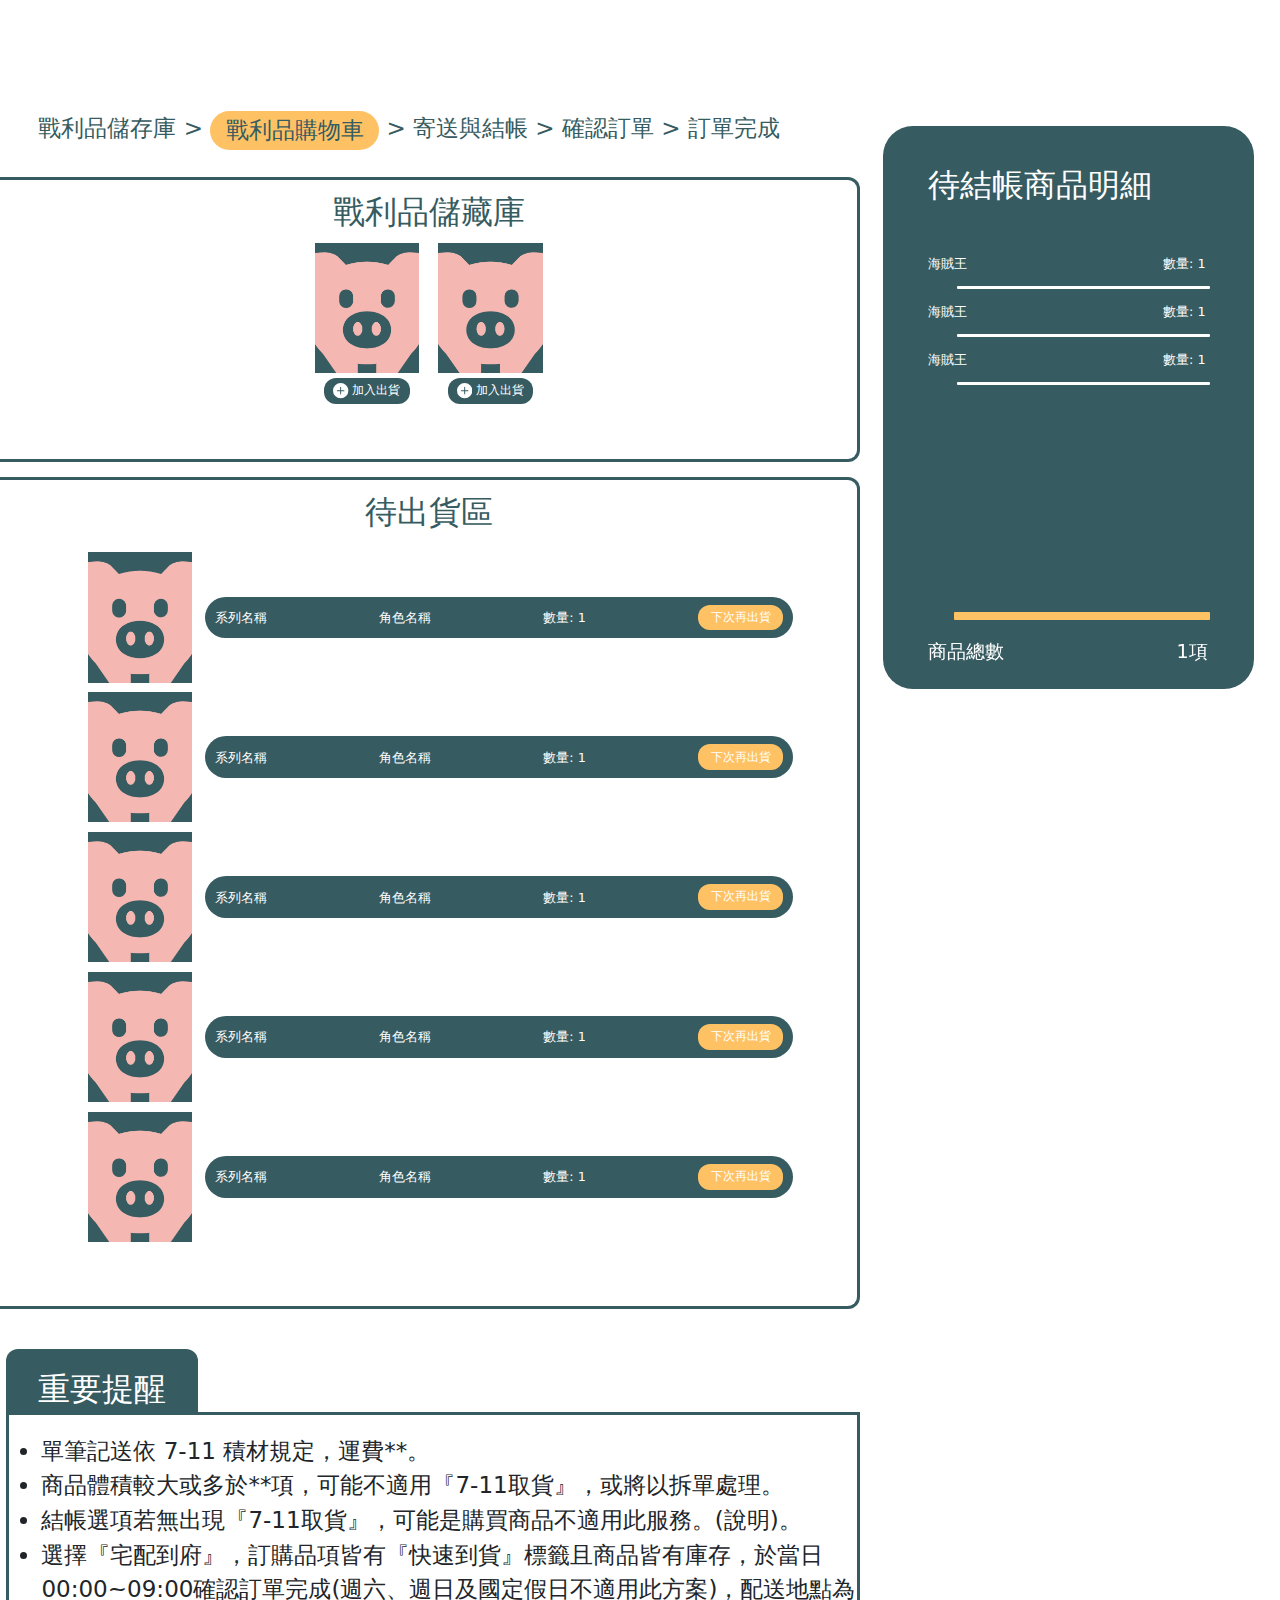
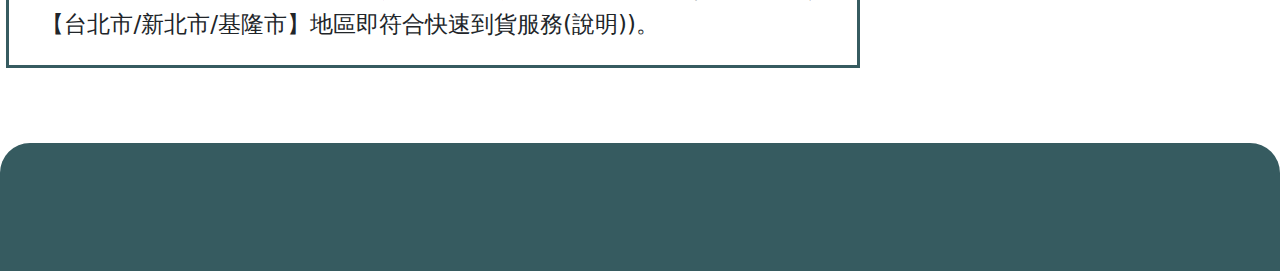
<file: html/E_1.html>
<!DOCTYPE html>
<html lang="en">

<head>
  <meta charset="UTF-8">
  <meta name="viewport" content="width=device-width, initial-scale=1.0">
  <title>Gachora</title>
  <link rel="stylesheet" href="./css/bootstrap.min.css">
  <link rel="stylesheet" href="./css/E.css">
  <script src="./js/bootstrap.bundle.min.js"></script>
  <script src="./js/babel.js"></script>
  <script src="https://code.jquery.com/jquery-3.7.1.min.js"></script>
</head>

<body>
  <div id="nav">

  </div>

  <div id="e1">
    <!-- 追蹤條 -->
    <div class="cart_nav">
      <ol class="breadcrumb">
        <li class="btn1">戰利品儲存庫</li>
        <span>&nbsp;&gt;&nbsp;</span>
        <li class="btn1 active">戰利品購物車</li>
        <span>&nbsp;&gt;&nbsp;</span>
        <li class="btn1">寄送與結帳</li>
        <span>&nbsp;&gt;&nbsp;</span>
        <li class="btn1">確認訂單</li>
        <span>&nbsp;&gt;&nbsp;</span>
        <li class="btn1">訂單完成</li>
      </ol>
    </div>

    <!-- 戰利品儲存庫 -->
    <div class="left2">
      <div class="title">戰利品儲藏庫</div>
      <div class="cardsContainer">
        <div class="cardContainer">
          <img src="./img/pig.png" alt="">
          <button><svg xmlns="http://www.w3.org/2000/svg" width="1.2vw" height="1.2vw" fill="currentColor"
              class="bi bi-plus-circle-fill" viewBox="0 0 16 16">
              <path
                d="M16 8A8 8 0 1 1 0 8a8 8 0 0 1 16 0M8.5 4.5a.5.5 0 0 0-1 0v3h-3a.5.5 0 0 0 0 1h3v3a.5.5 0 0 0 1 0v-3h3a.5.5 0 0 0 0-1h-3z" />
            </svg></i>&nbsp;加入出貨</button>
        </div>
        <div class="cardContainer">
          <img src="./img/pig.png" alt="">
          <button><svg xmlns="http://www.w3.org/2000/svg" width="1.2vw" height="1.2vw" fill="currentColor"
              class="bi bi-plus-circle-fill" viewBox="0 0 16 16">
              <path
                d="M16 8A8 8 0 1 1 0 8a8 8 0 0 1 16 0M8.5 4.5a.5.5 0 0 0-1 0v3h-3a.5.5 0 0 0 0 1h3v3a.5.5 0 0 0 1 0v-3h3a.5.5 0 0 0 0-1h-3z" />
            </svg></i>&nbsp;加入出貨</button>
        </div>
      </div>
    </div>
    <!-- 待出貨區 -->
    <div class="left3">
      <div class="title">待出貨區</div>
      <div class="checkoutContainer">
        <div class="checkoutItem">
          <img src="./img/pig.png" alt="">
          <div class="checkoutItemDetail">
            <div>系列名稱</div>
            <div>角色名稱</div>
            <div>數量: 1</div>
            <button>下次再出貨</button>
          </div>
        </div>
        <div class="checkoutItem">
          <img src="./img/pig.png" alt="">
          <div class="checkoutItemDetail">
            <div>系列名稱</div>
            <div>角色名稱</div>
            <div>數量: 1</div>
            <button>下次再出貨</button>
          </div>
        </div>
        <div class="checkoutItem">
          <img src="./img/pig.png" alt="">
          <div class="checkoutItemDetail">
            <div>系列名稱</div>
            <div>角色名稱</div>
            <div>數量: 1</div>
            <button>下次再出貨</button>
          </div>
        </div>
        <div class="checkoutItem">
          <img src="./img/pig.png" alt="">
          <div class="checkoutItemDetail">
            <div>系列名稱</div>
            <div>角色名稱</div>
            <div>數量: 1</div>
            <button>下次再出貨</button>
          </div>
        </div>
        <div class="checkoutItem">
          <img src="./img/pig.png" alt="">
          <div class="checkoutItemDetail">
            <div>系列名稱</div>
            <div>角色名稱</div>
            <div>數量: 1</div>
            <button>下次再出貨</button>
          </div>
        </div>
        <div class="checkoutItem">
          <img src="./img/pig.png" alt="">
          <div class="checkoutItemDetail">
            <div>系列名稱</div>
            <div>角色名稱</div>
            <div>數量: 1</div>
            <button>下次再出貨</button>
          </div>
        </div>
      </div>
    </div>
    <!-- 重要提醒 -->
    <div class="left4">
      <div class="title">重要提醒</div>
      <ol class="reminder">
        <li>單筆記送依 7-11 積材規定，運費**。</li>
        <li>商品體積較大或多於**項，可能不適用『7-11取貨』，或將以拆單處理。</li>
        <li>結帳選項若無出現『7-11取貨』，可能是購買商品不適用此服務。(說明)。</li>
        <li>選擇『宅配到府』，訂購品項皆有『快速到貨』標籤且商品皆有庫存，於當日00:00~09:00確認訂單完成(週六、週日及國定假日不適用此方案)，配送地點為【台北市/新北市/基隆市】地區即符合快速到貨服務(說明))。
        </li>
      </ol>
    </div>
    <!-- 商品明細 -->
    <div class="right">
      <div class="listContainer">
        <div class="title">待結帳商品明細</div>
        <div class="detail">
          <div class="itemContainer">
            <span class="character">海賊王</span>
            <span class="amount">數量: 1</span>
            <div class="cut"></div>
          </div>
          <div class="itemContainer">
            <span class="character">海賊王</span>
            <span class="amount">數量: 1</span>
            <div class="cut"></div>
          </div>
          <div class="itemContainer">
            <span class="character">海賊王</span>
            <span class="amount">數量: 1</span>
            <div class="cut"></div>
          </div>
        </div>
        <div class="totalLine"></div>
        <div class="total">
          <span>商品總數</span>
          <span>1項</span>
        </div>
      </div>
    </div>
    <!-- 夫的 -->
    <div class="footer"></div>
  </div>


  <script script src="https://cdn.jsdelivr.net/npm/@popperjs/core@2.11.8/dist/umd/popper.min.js"></script>
  <script src="https://cdn.jsdelivr.net/npm/bootstrap@5.3.3/dist/js/bootstrap.min.js"></script>
</body>

</html>
</file>
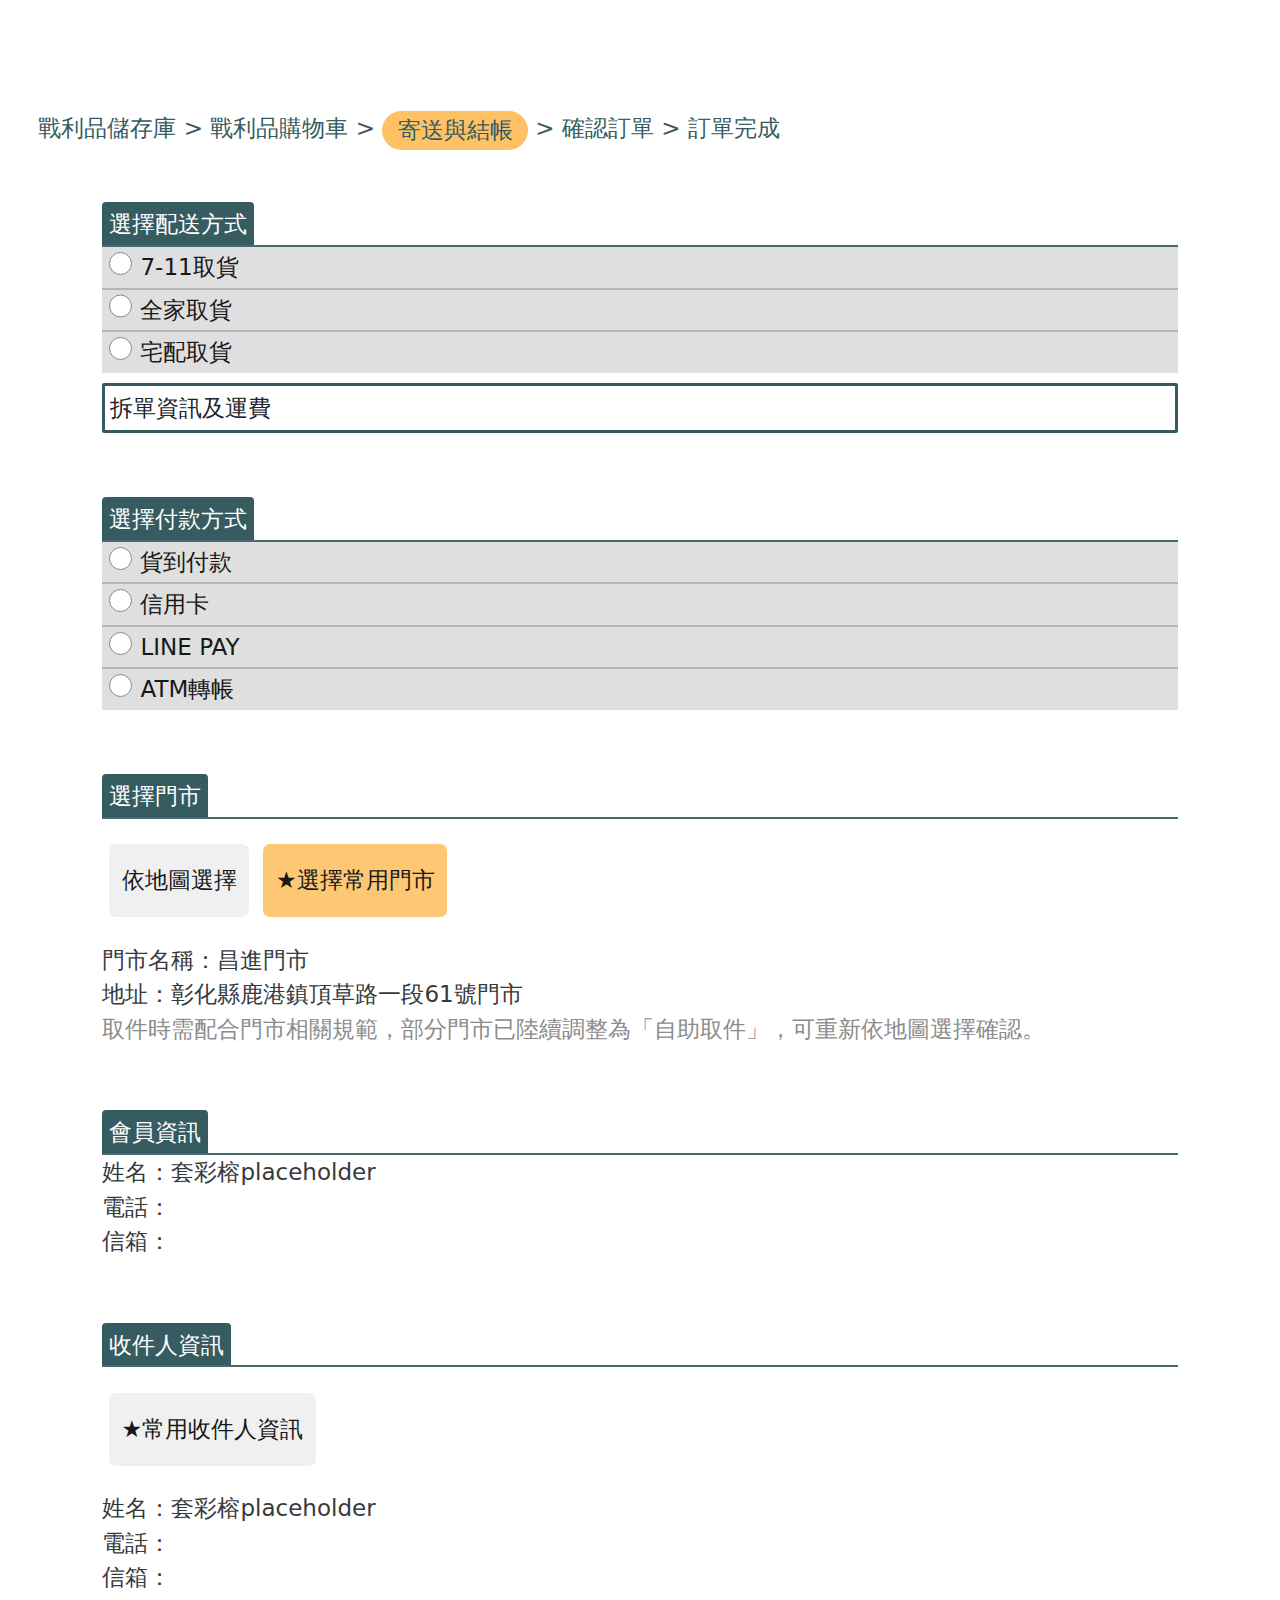
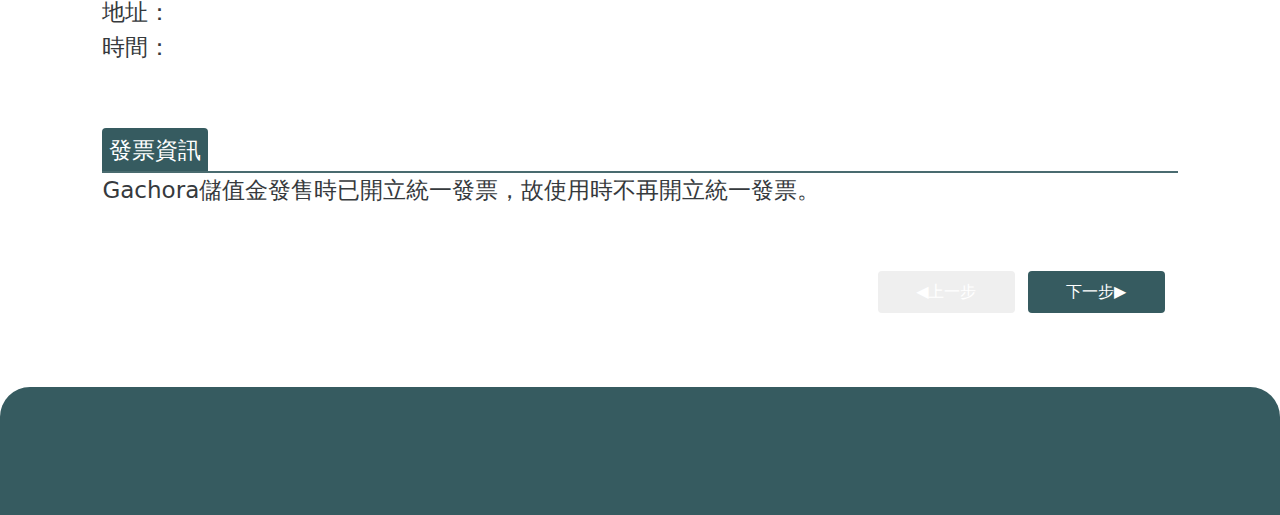
<file: html/E_2.html>
<!DOCTYPE html>
<html lang="en">

<head>
  <meta charset="UTF-8">
  <meta name="viewport" content="width=device-width, initial-scale=1.0">
  <title>Gachora</title>
  <link rel="stylesheet" href="./css/bootstrap.min.css">
  <link rel="stylesheet" href="./css/E.css">
  <script src="./js/bootstrap.bundle.min.js"></script>
  <script src="./js/babel.js"></script>
  <script src="https://code.jquery.com/jquery-3.7.1.min.js"></script>
</head>

<body>
  <div id="nav">

  </div>
  <div id="e2">
    <!-- 追蹤條 -->
    <div class="cart_nav">
      <ol class="breadcrumb">
        <li class="btn1">戰利品儲存庫</li>
        <span>&nbsp;&gt;&nbsp;</span>
        <li class="btn1">戰利品購物車</li>
        <span>&nbsp;&gt;&nbsp;</span>
        <li class="btn1 active">寄送與結帳</li>
        <span>&nbsp;&gt;&nbsp;</span>
        <li class="btn1">確認訂單</li>
        <span>&nbsp;&gt;&nbsp;</span>
        <li class="btn1">訂單完成</li>
      </ol>
    </div>
    <div class="e2_content">
      <!-- 選擇匡 -->
      <div class="e2_center">
        <div class="e2_group">
          <div class="title">選擇配送方式</div>
          <div class="text">
            <input name="delivery" type="radio" value="0" id="d1"><label for="d1">7-11取貨</label>
            <hr>
            <input name="delivery" type="radio" value="1" id="d2"><label for="d2">全家取貨</label>
            <hr>
            <input name="delivery" type="radio" value="2" id="d3"><label for="d3">宅配取貨</label>
          </div>
          <div class="detail">拆單資訊及運費</div>
        </div>
        <div class="e2_group">
          <div class="title">選擇付款方式</div>
          <div class="text">
            <input name="pay" type="radio" value="0" id="p1"><label for="p1">貨到付款</label>
            <hr>
            <input name="pay" type="radio" value="1" id="p2"><label for="p2">信用卡</label>
            <hr>
            <input name="pay" type="radio" value="2" id="p3"><label for="p3">LINE PAY</label>
            <hr>
            <input name="pay" type="radio" value="3" id="p4"><label for="p4">ATM轉帳</label>
          </div>
        </div>
        <div class="e2_group">
          <div class="title">選擇門市</div>
          <div class="text nobg">
            <button>依地圖選擇</button>
            <button class="yellow">★選擇常用門市</button><br>
            <div>
              <div>門市名稱：昌進門市</div>
              <div>地址：彰化縣鹿港鎮頂草路一段61號門市</div>
              <div class="grey">取件時需配合門市相關規範，部分門市已陸續調整為「自助取件」，可重新依地圖選擇確認。</div>
            </div>
          </div>
        </div>
        <div class="e2_group">
          <div class="title">會員資訊</div>
          <div class="text nobg">
            姓名：套彩榕placeholder<br>
            電話：<br>
            信箱：<br>
          </div>
        </div>
        <div class="e2_group">
          <div class="title">收件人資訊</div>
          <div class="text nobg">
            <button>★常用收件人資訊</button><br>
            姓名：套彩榕placeholder<br>
            電話：<br>
            信箱：<br>
            地址：<br>
            時間：<br>
          </div>
        </div>
        <div class="e2_group">
          <div class="title">發票資訊</div>
          <div class="text nobg">
            Gachora儲值金發售時已開立統一發票，故使用時不再開立統一發票。
          </div>
        </div>
        <div class="go">
          <button>◀︎上一步</button>
          <button class="bg">下一步▶︎</button>
        </div>
      </div>

      <!-- 底 -->
      <div class="footer"></div>

    </div>

  </div>


  <script script src="https://cdn.jsdelivr.net/npm/@popperjs/core@2.11.8/dist/umd/popper.min.js"></script>
  <script src="https://cdn.jsdelivr.net/npm/bootstrap@5.3.3/dist/js/bootstrap.min.js"></script>
</body>

</html>
</file>
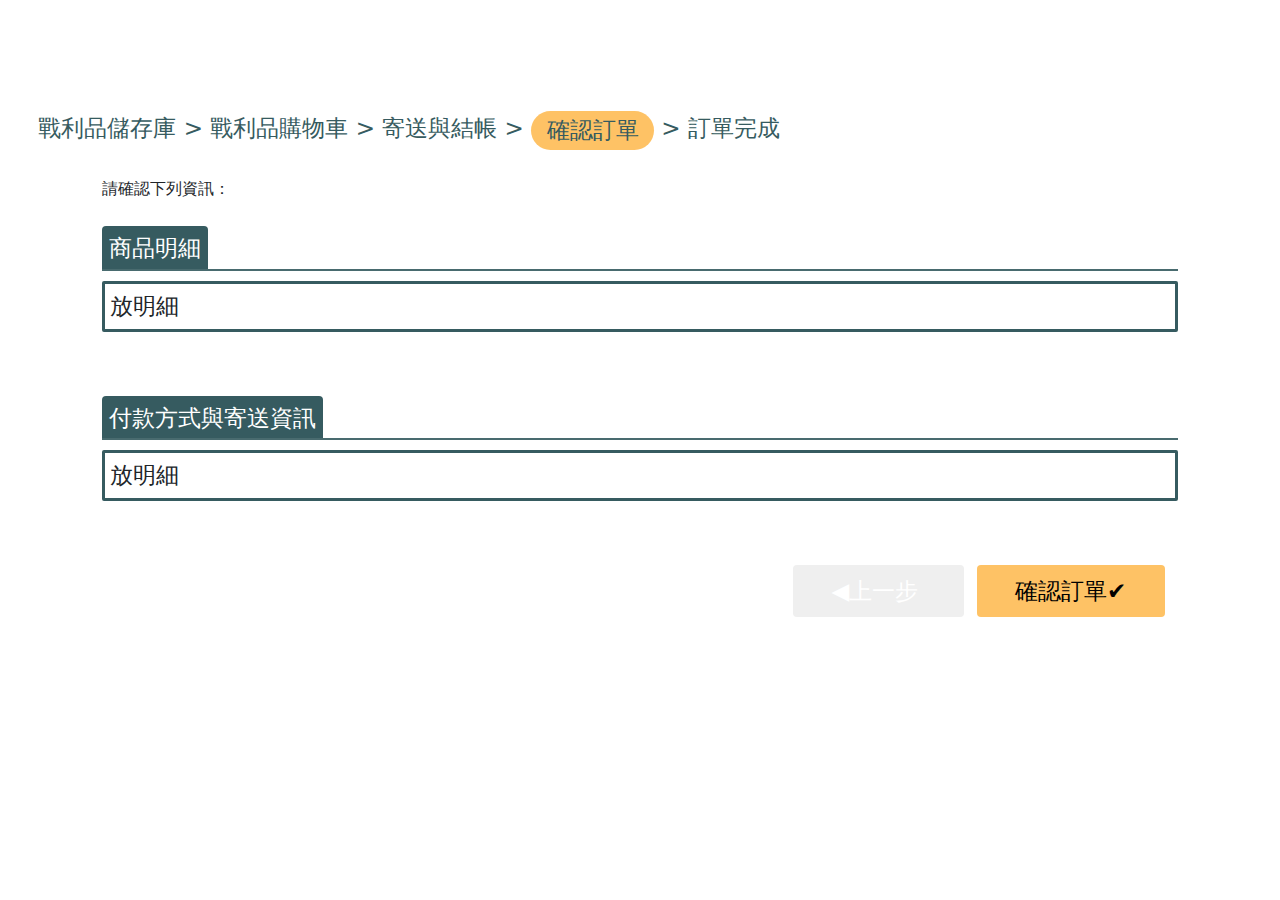
<file: html/E_3.html>
<!DOCTYPE html>
<html lang="en">

<head>
  <meta charset="UTF-8">
  <meta name="viewport" content="width=device-width, initial-scale=1.0">
  <title>Gachora</title>
  <link rel="stylesheet" href="./css/bootstrap.min.css">
  <link rel="stylesheet" href="./css/E.css">
  <script src="./js/bootstrap.bundle.min.js"></script>
  <script src="./js/babel.js"></script>
  <script src="https://code.jquery.com/jquery-3.7.1.min.js"></script>
</head>

<body>
  <div id="nav">

  </div>
  <div id="e2">
    <!-- 追蹤條 -->
    <div class="cart_nav">
      <ol class="breadcrumb">
        <li class="btn1">戰利品儲存庫</li>
        <span>&nbsp;&gt;&nbsp;</span>
        <li class="btn1">戰利品購物車</li>
        <span>&nbsp;&gt;&nbsp;</span>
        <li class="btn1">寄送與結帳</li>
        <span>&nbsp;&gt;&nbsp;</span>
        <li class="btn1 active">確認訂單</li>
        <span>&nbsp;&gt;&nbsp;</span>
        <li class="btn1">訂單完成</li>
      </ol>
    </div>
    <div class="e2_content">
      <!-- 選擇匡 -->
      <div class="e2_center">
        <div>請確認下列資訊：</div>
        <div class="e2_group">
          <div class="title">商品明細</div>
          <div class="text">
          </div>
          <div class="detail">放明細</div>
        </div>
        <div class="e2_group">
          <div class="title">付款方式與寄送資訊</div>
          <div class="text">
          </div>
          <div class="detail">放明細</div>
          <div class="go">
            <button>◀︎上一步&nbsp;</button>
            <button class="bgyellow">確認訂單✔︎</button>
          </div>
        </div>





      </div>

    </div>

    <!-- 底 -->
    <div class="footer"></div>

  </div>

  </div>


  <script script src="https://cdn.jsdelivr.net/npm/@popperjs/core@2.11.8/dist/umd/popper.min.js"></script>
  <script src="https://cdn.jsdelivr.net/npm/bootstrap@5.3.3/dist/js/bootstrap.min.js"></script>
</body>

</html>
</file>
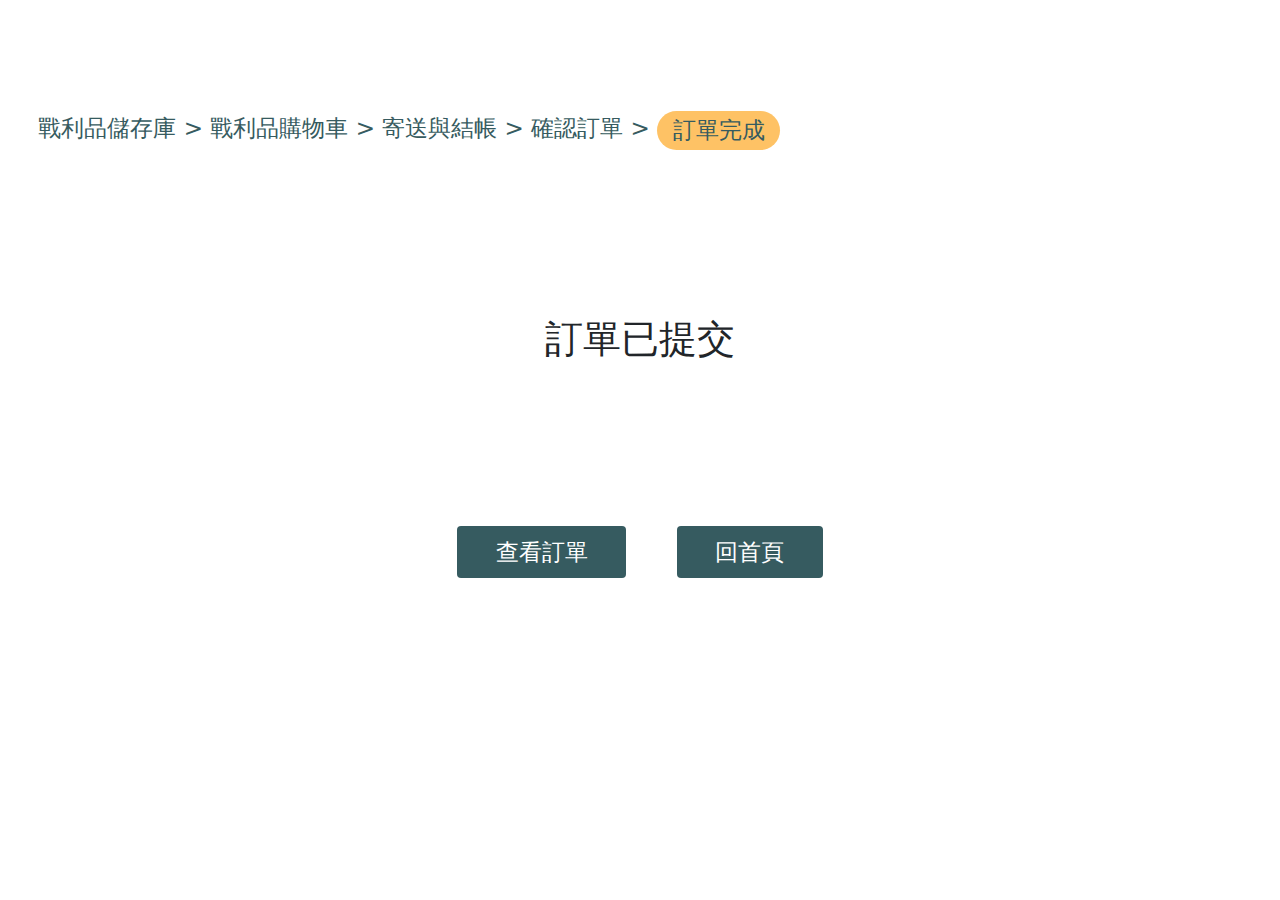
<file: html/E_4.html>
<!DOCTYPE html>
<html lang="en">

<head>
  <meta charset="UTF-8">
  <meta name="viewport" content="width=device-width, initial-scale=1.0">
  <title>Gachora</title>
  <link rel="stylesheet" href="./css/bootstrap.min.css">
  <link rel="stylesheet" href="./css/E.css">
  <script src="./js/bootstrap.bundle.min.js"></script>
  <script src="./js/babel.js"></script>
  <script src="https://code.jquery.com/jquery-3.7.1.min.js"></script>
</head>

<body>
  <div id="nav">

  </div>
  <div id="e2">
    <!-- 追蹤條 -->
    <div class="cart_nav">
      <ol class="breadcrumb">
        <li class="btn1">戰利品儲存庫</li>
        <span>&nbsp;&gt;&nbsp;</span>
        <li class="btn1">戰利品購物車</li>
        <span>&nbsp;&gt;&nbsp;</span>
        <li class="btn1">寄送與結帳</li>
        <span>&nbsp;&gt;&nbsp;</span>
        <li class="btn1">確認訂單</li>
        <span>&nbsp;&gt;&nbsp;</span>
        <li class="btn1 active">訂單完成</li>
      </ol>
    </div>
    <div class="e2_content">
      <!-- 選擇匡 -->
      <div class="e2_center">
        <div class="e2_group">
          <div class="detail" style="text-align: center; font-size: 3vw; border: 0;margin: 10vw;">訂單已提交</div>
          <div class="go" style="justify-content: center;">
            <button class="bgmain" style="margin: 2vw;">查看訂單</button>
            <button class="bgmain" style="margin: 2vw;">回首頁</button>
          </div>
        </div>





      </div>

    </div>

    <!-- 底 -->
    <div class="footer"></div>

  </div>

  </div>


  <script script src="https://cdn.jsdelivr.net/npm/@popperjs/core@2.11.8/dist/umd/popper.min.js"></script>
  <script src="https://cdn.jsdelivr.net/npm/bootstrap@5.3.3/dist/js/bootstrap.min.js"></script>
</body>

</html>
</file>
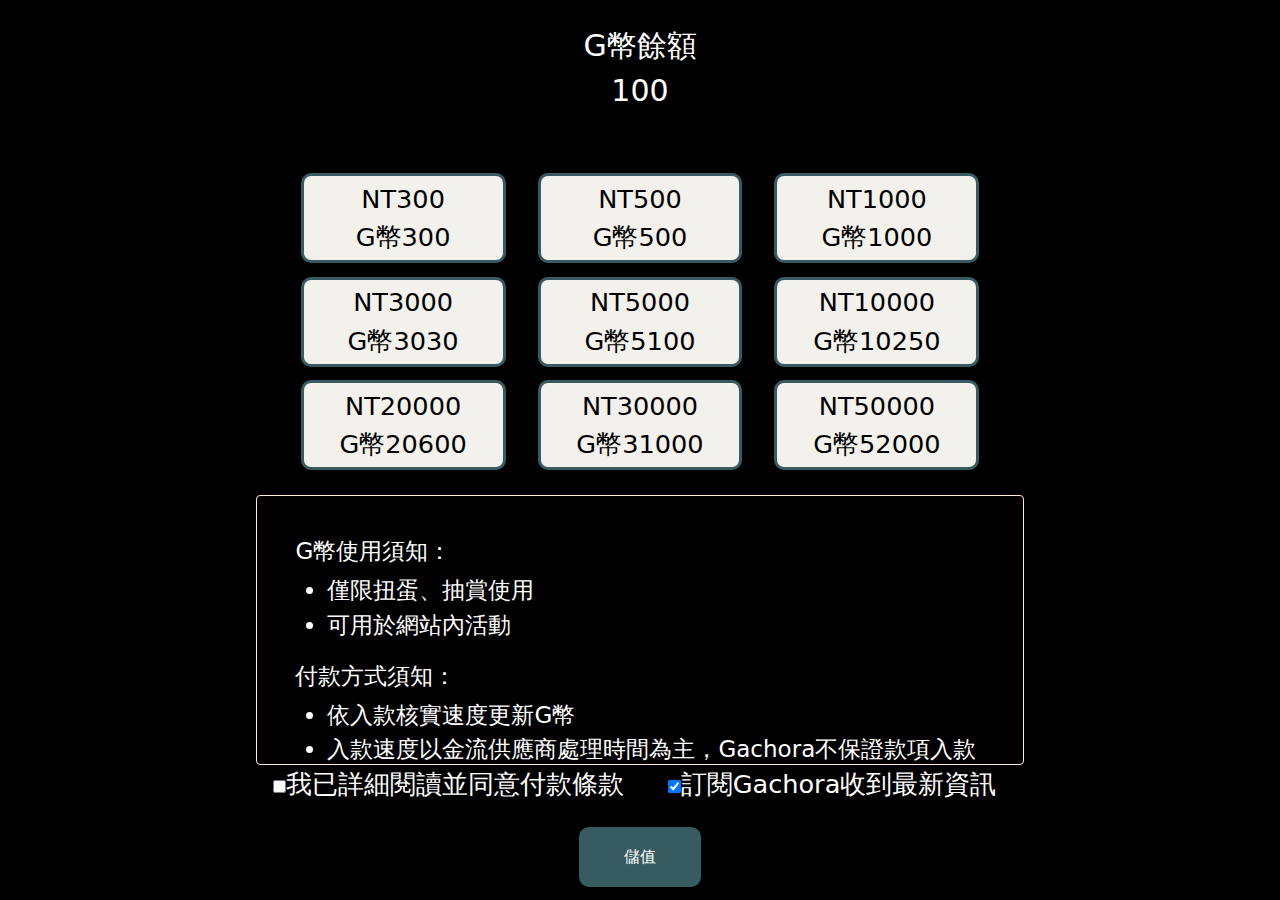
<file: html/E_5.html>
<!DOCTYPE html>
<html lang="en">

<head>
  <meta charset="UTF-8">
  <meta name="viewport" content="width=device-width, initial-scale=1.0">
  <title>Gachora</title>
  <link rel="stylesheet" href="./css/bootstrap.min.css">
  <link rel="stylesheet" href="./css/E.css">
  <script src="./js/bootstrap.bundle.min.js"></script>
  <script src="./js/babel.js"></script>
  <script src="https://code.jquery.com/jquery-3.7.1.min.js"></script>
</head>

<body>
  <div id="nav">
    <!-- <img src="./ref/5.png" alt="" style="position: absolute; opacity: 0.5;width: 100%;"> -->
  </div>
  <div id="e5">
    <div class="e5center">
      <div class="e5up">
        <div>G幣餘額</div>
        <div>100</div>
      </div>
      <div class="e5mid">
        <button>NT300<br>G幣300</button>
        <button>NT500<br>G幣500</button>
        <button>NT1000<br>G幣1000</button>
        <button>NT3000<br>G幣3030</button>
        <button>NT5000<br>G幣5100</button>
        <button>NT10000<br>G幣10250</button>
        <button>NT20000<br>G幣20600</button>
        <button>NT30000<br>G幣31000</button>
        <button>NT50000<br>G幣52000</button>
      </div>
      <div class="e5down">
        <div>G幣使用須知：
        </div>
        <ul>
          <li>僅限扭蛋、抽賞使用</li>
          <li>可用於網站內活動</li>
        </ul>
        <div>付款方式須知：</div>
        <ul>
          <li>依入款核實速度更新G幣</li>
          <li>入款速度以金流供應商處理時間為主，Gachora不保證款項入款速度</li>
          <li>若您對於入款速度有一定要求，請以信用卡為主</li>
        </ul>
      </div>
      <div class="e5bottom">
        <div>
          <span><input name="policy" type="checkbox" id="c1"><label for="c1">我已詳細閱讀並同意付款條款</label></span>
          <span><input name="news" type="checkbox" id="c2" checked><label for="c2">訂閱Gachora收到最新資訊</label></span>
        </div>
        <br>
        <button>儲值</button>
      </div>
    </div>
  </div>


  <script script src="https://cdn.jsdelivr.net/npm/@popperjs/core@2.11.8/dist/umd/popper.min.js"></script>
  <script src="https://cdn.jsdelivr.net/npm/bootstrap@5.3.3/dist/js/bootstrap.min.js"></script>
</body>

</html>
</file>
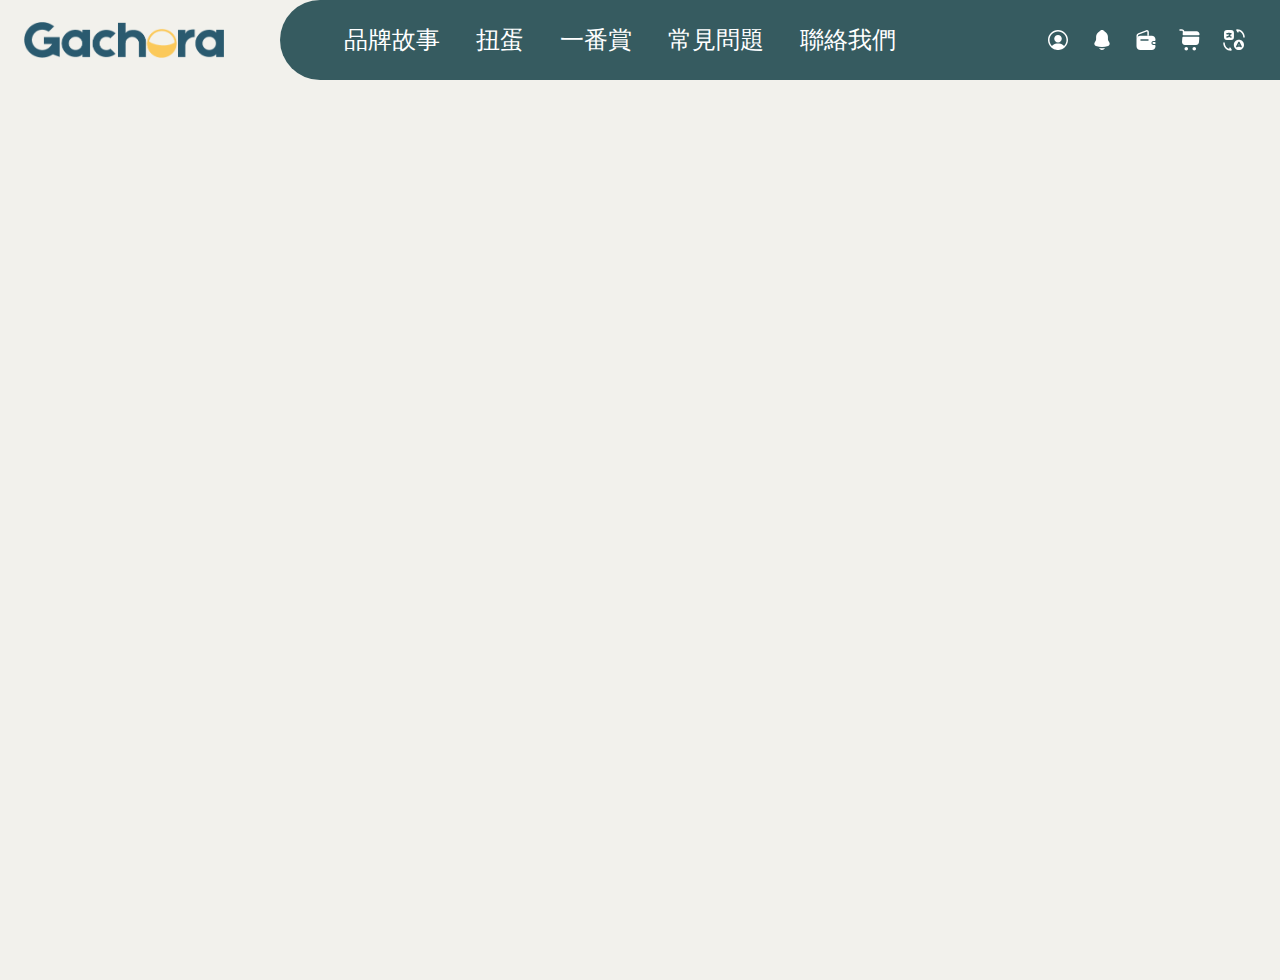
<file: html/navbar.html>
<head>
    <meta charset="UTF-8">
    <meta name="viewport" content="width=device-width, initial-scale=1.0">
    <link rel="stylesheet" href="./css/bootstrap.min.css">
    <link rel="stylesheet" href="./css/style.css">
    <link rel="stylesheet" href="./css/navbar.css">
    <script src="./js/bootstrap.bundle.min.js"></script>
    <script src="https://code.jquery.com/jquery-3.7.1.min.js"></script>
    <script src="./js/babel.js"></script>
</head>
<style>

</style>

<body>
    <!-- Navbar -->
    <nav id="nav"></nav>

    <!-- Your Code -->
    <main class="container container-xxl">
        
    </main>
    
    <!-- Navbar component -->
    <script type="text/babel" src="./components/Navbar.jsx"></script>
    <script type="text/babel">
        let myReactRoot = ReactDOM.createRoot(document.getElementById('nav'));
        // 這邊其中一個要用的就好
        // 扭蛋navbar
        myReactRoot.render(
            <Navbar logo='./img/logo2.png' bgcolor="var(--main-bg-gray)" navbgcolor="var(--main-darkblue)" svgColor="var(--white-filter)" textColor="white" />
        )
        // 一番賞navbar
        // <Navbar logo='./img/logo.png' bgcolor="var(--main-darkblue)" navbgcolor="var(--main-bg-gray)" svgColor="var(--main-darkblue-filter)" textColor="var(--main-darkblue)" />
    </script>
    <script src="./js/react.development.js"></script>
    <script src="./js/react-dom.development.js"></script>
</body>
</file>
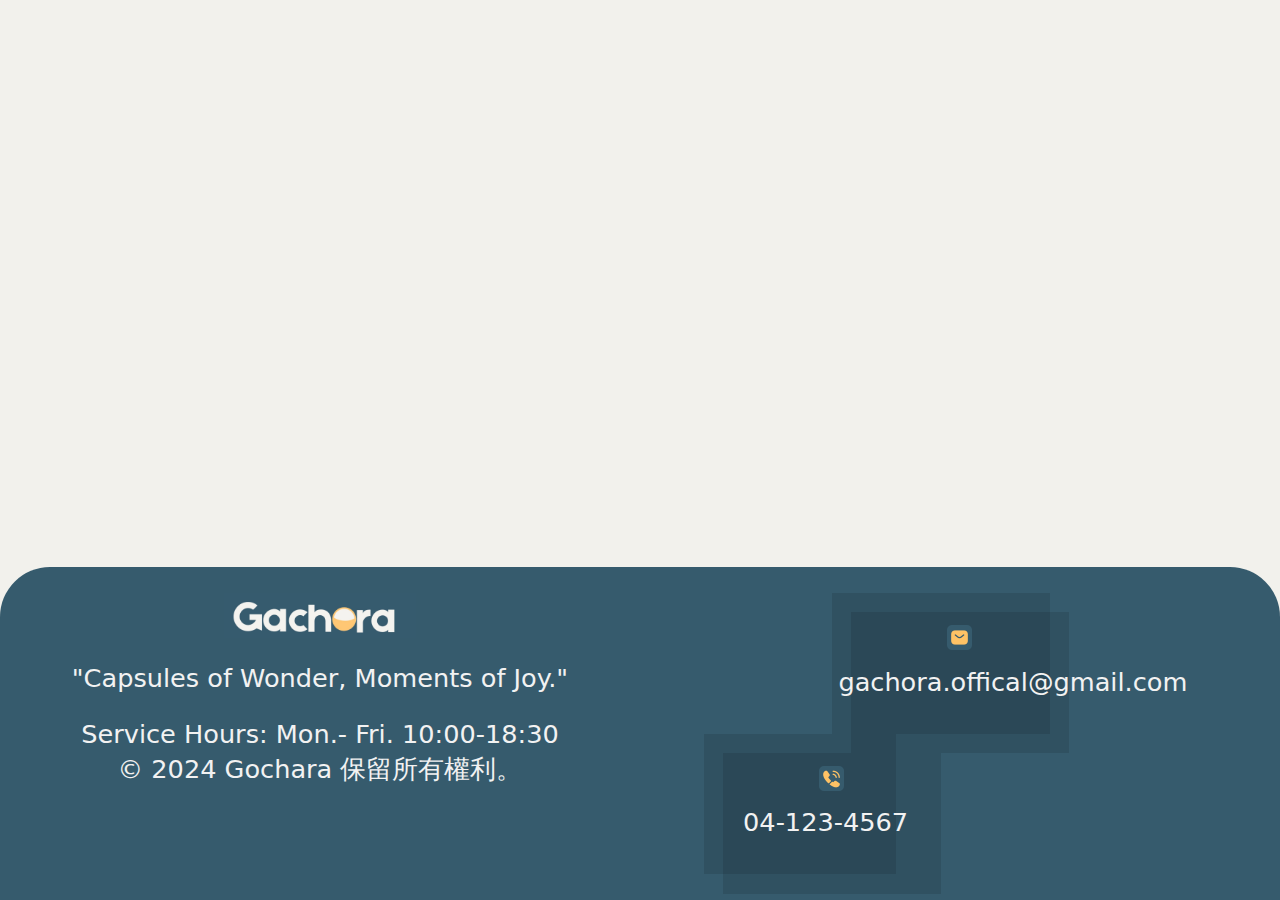
<file: html/Footer/Footer.html>
<!DOCTYPE html>
<html lang="en">

<head>
    <meta charset="UTF-8">
    <meta name="viewport" content="width=device-width, initial-scale=1.0">
    <title>Footer</title>
</head>

<body>
    <!DOCTYPE html>
    <html lang="en">

    <head>
        <meta charset="UTF-8">
        <meta name="viewport" content="width=device-width, initial-scale=1.0">
        <title>Footer</title>
        <link href="https://cdn.jsdelivr.net/npm/bootstrap@5.3.3/dist/css/bootstrap.min.css" rel="stylesheet">
        <link rel="stylesheet" href="./css/FooterStyle.css">
    </head>

    <body>
        <div class="xx"></div>
        <footer class="footer  text-center">
            <div class="detail">
                <div class="gachora">
                    <img src="imgs/LOGO 1.png">
                    <h3>"Capsules of Wonder, Moments of Joy."</h3>
                    <h5>Service Hours: Mon.- Fri. 10:00-18:30</h5>
                    <p>&copy; 2024 Gochara 保留所有權利。</p>
                </div>
                <div style="display: flex;" class="col-6">
                    <div class="info">
                        <div class="xa">
                            <div class="xb">
                                <img src="./imgs/email.png" class="img1" height="50px" width="50px">
                                <p class="email">gachora.offical@gmail.com</p>
                            </div>
                        </div>
                    </div>
                    <div class="info2">
                        <div class="xc">
                            <div class="xd">
                                <img src="./imgs/tel.png" class="img2">
                                <p class="tel">04-123-4567</p>
                            </div>
                        </div>
                    </div>
                </div>
            </div>
        </footer>
    </body>

    </html>


</body>

</html>
</file>
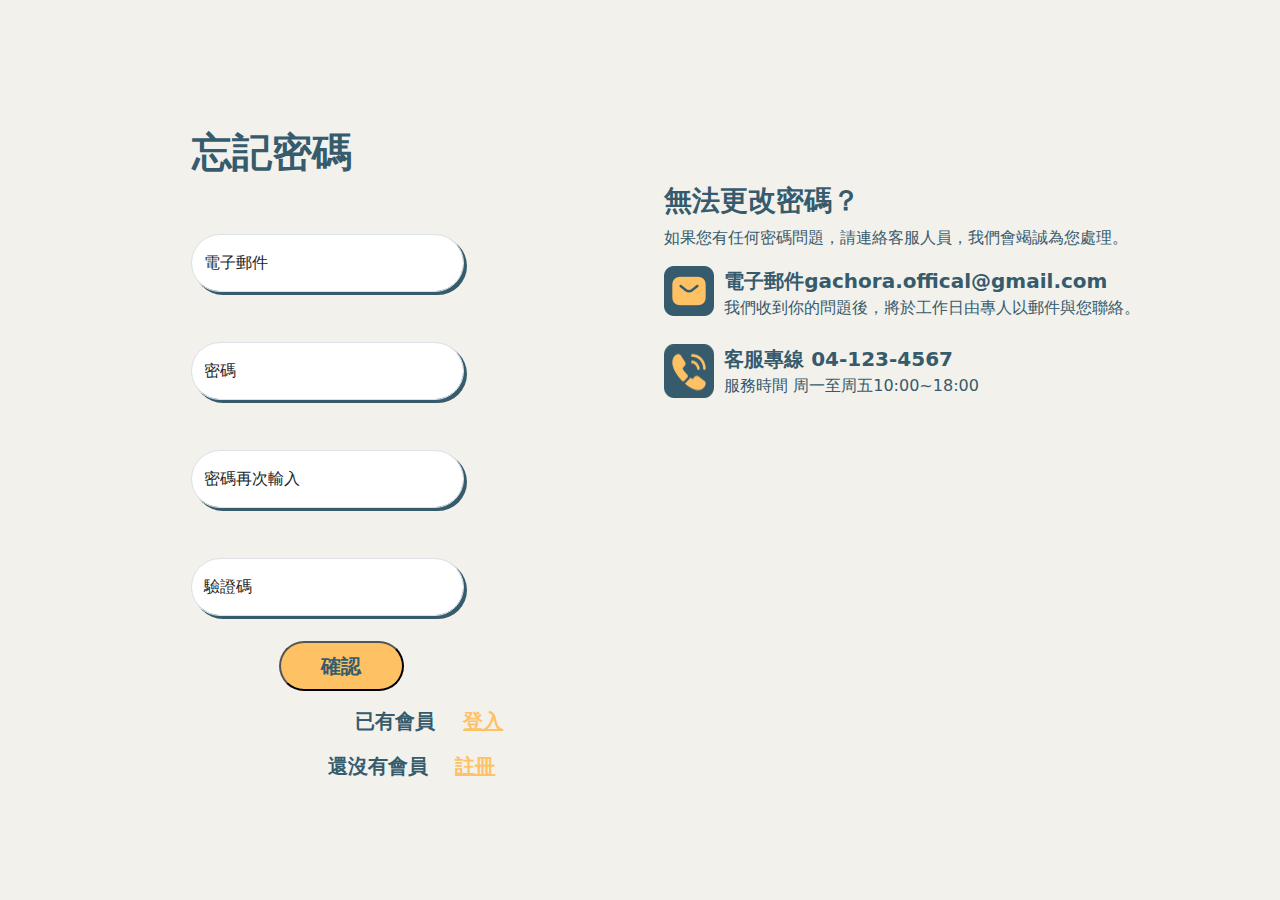
<file: html/Forget/Forget.html>
<!DOCTYPE html>
<html lang="en">

<head>
    <meta charset="UTF-8">
    <meta name="viewport" content="width=device-width, initial-scale=1.0">
    <title>Forget</title>
    <link href="https://cdn.jsdelivr.net/npm/bootstrap@5.3.3/dist/css/bootstrap.min.css" rel="stylesheet"
        integrity="sha384-QWTKZyjpPEjISv5WaRU9OFeRpok6YctnYmDr5pNlyT2bRjXh0JMhjY6hW+ALEwIH" crossorigin="anonymous">
    <script src="https://cdn.jsdelivr.net/npm/bootstrap@5.3.3/dist/js/bootstrap.bundle.min.js"
        integrity="sha384-YvpcrYf0tY3lHB60NNkmXc5s9fDVZLESaAA55NDzOxhy9GkcIdslK1eN7N6jIeHz"
        crossorigin="anonymous"></script>

    <!-- 内嵌 css -->
    <link rel="stylesheet" href="ForgetStyle.css">
</head>

<body>
    <!-- <img src="FIGMA.jpg" style="width:100%"> -->
    <h1>忘記密碼</h1>


    <div class="container">
        <div class="row">
            <!-- 左側 - 表單 -->
            <div class="col-md-6">
                <div class="form-floating mb-3">
                    <input type="email" class="form-control" id="floatingEmail" placeholder="name@example.com">
                    <label for="floatingEmail">電子郵件</label>
                </div>
                <div class="form-floating mb-3">
                    <input type="password" class="form-control" id="floatingPassword1" placeholder="Password">
                    <label for="floatingPassword1">密碼</label>
                </div>
                <div class="form-floating mb-3">
                    <input type="password" class="form-control" id="floatingPassword2" placeholder="Password">
                    <label for="floatingPassword2">密碼再次輸入</label>
                </div>
                <div class="form-floating">
                    <input type="text" class="form-control" id="floatingCode" placeholder="Code">
                    <label for="floatingCode">驗證碼</label>
                </div>
                <button>確認</button>
            </div>


            <div class="col-md-6 ps-md-4">
                <h3 class="contact" style="font-weight:bold;">無法更改密碼？</h3>
                <p class="contact">如果您有任何密碼問題，請連絡客服人員，我們會竭誠為您處理。</p>

                <div class="contact-item">
                    <img src="email.png" width="50px" height="50px">&nbsp;&nbsp;
                    <div class="contact-text">
                        <span>電子郵件gachora.offical@gmail.com</span><br>
                        <span>我們收到你的問題後，將於工作日由專人以郵件與您聯絡。</span>
                    </div>
                </div><br>

                <div class="contact-item">
                    <img src="tel.png">&nbsp;&nbsp;
                    <div class="contact-text">
                        <span>客服專線 04-123-4567</span><br>
                        <span>服務時間 周一至周五10:00~18:00</span>
                    </div>
                </div>
            </div>
        </div>
    </div>



    <div class="ff">
        <div class="aa">
            <span>&nbsp;&nbsp;&nbsp;</span>
            <span>已有會員</span>
            <span>&nbsp;&nbsp;</span>
            <span a="#">登入</span>
        </div>
        <div class="aa">
            <span></span>
            <span>還沒有會員</span>
            <span>&nbsp;&nbsp;</span>
            <span a="#">註冊</span>
        </div>
    </div>

    <div class="ee">
        <div class="bb"></div>
        <div class="cc"></div>
    </div>

</body>

</html>
</file>
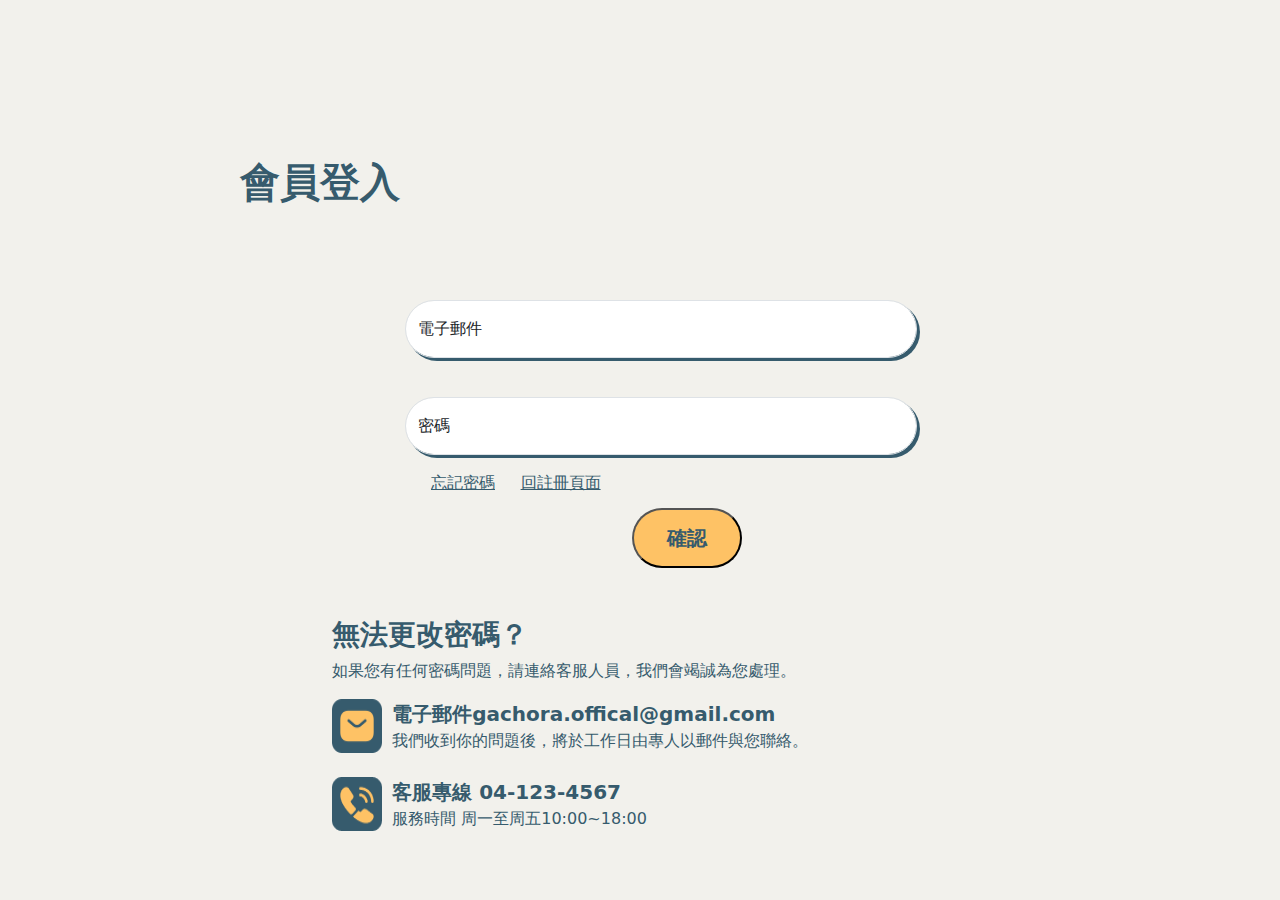
<file: html/Login/Login.html>
<!DOCTYPE html>
<html lang="en">

<head>
    <meta charset="UTF-8">
    <meta name="viewport" content="width=device-width, initial-scale=1.0">
    <title>Login</title>

    <link href="https://cdn.jsdelivr.net/npm/bootstrap@5.3.3/dist/css/bootstrap.min.css" rel="stylesheet"
        integrity="sha384-QWTKZyjpPEjISv5WaRU9OFeRpok6YctnYmDr5pNlyT2bRjXh0JMhjY6hW+ALEwIH" crossorigin="anonymous">
    <script src="https://cdn.jsdelivr.net/npm/bootstrap@5.3.3/dist/js/bootstrap.bundle.min.js"
        integrity="sha384-YvpcrYf0tY3lHB60NNkmXc5s9fDVZLESaAA55NDzOxhy9GkcIdslK1eN7N6jIeHz"
        crossorigin="anonymous"></script>

    <link rel="stylesheet" href="Loginstyle.css">

</head>

<body>

    <div class="container">
        <div class="xx">
            <div class="xa"></div> <!--藍 大長方形-->
            <div class="xb"></div> <!--黃 小長方形-->
            <div class="xc"></div>
            <div class="xd">還不是會員?</div>
            <div class="xe"><a href="#">回註冊頁面</a></div>
        </div>

        <div class="member">
            <h1>會員登入</h1>
            <div class="container">
                <div class="col-md-6">
                    <div class="form-floating mb-3">
                        <input type="password" class="form-control" id="floatingPassword1" placeholder="Password">
                        <label for="floatingPassword1">電子郵件</label>
                    </div>
                    <div class="form-floating mb-3">
                        <input type="text" class="form-control" id="floatingCode" placeholder="Code">
                        <label for="floatingCode">密碼</label>
                    </div>
                    <div class="forget"><a href="#">忘記密碼</a><a href="#">回註冊頁面</a></div>
                </div>
            </div>

            <button class="btn1">確認</button>

            <div class="col-md-6 text-wrap">
                <h3 class="contact" style="font-weight:bold; margin-top: 50px;">無法更改密碼？</h3>
                <p class="contact">如果您有任何密碼問題，請連絡客服人員，我們會竭誠為您處理。</p>

                <div class="contact-item">
                    <img src="email.png">&nbsp;&nbsp;
                    <div class="contact-text">
                        <span>電子郵件gachora.offical@gmail.com</span><br>
                        <span>我們收到你的問題後，將於工作日由專人以郵件與您聯絡。</span>
                    </div>
                </div><br>


                <div class="contact-item">
                    <img src="tel.png">&nbsp;&nbsp;
                    <div class="contact-text">
                        <span>客服專線 04-123-4567</span><br>
                        <span>服務時間 周一至周五10:00~18:00</span>
                    </div>
                </div>

            </div>
        </div>
    </div>
</body>

<!-- <iframe src="../Footer/Footer.html" width="100%;height:auto"></iframe> -->

</html>
</file>
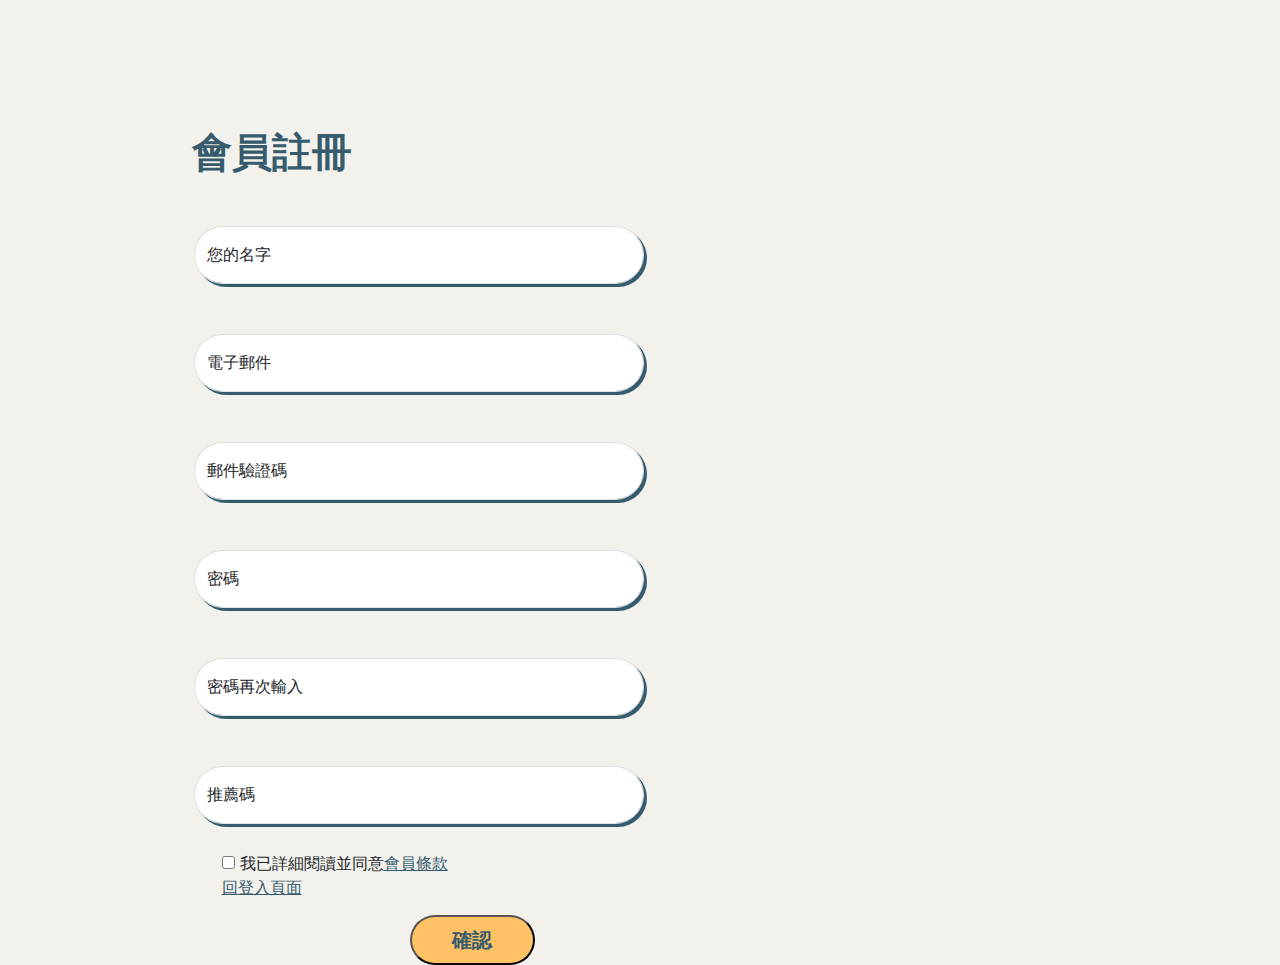
<file: html/SignUp/SignUp.html>
<!DOCTYPE html>
<html lang="en">

<head>
    <meta charset="UTF-8">
    <meta name="viewport" content="width=device-width, initial-scale=1.0">
    <title>SignUp</title>
    <link href="https://cdn.jsdelivr.net/npm/bootstrap@5.3.3/dist/css/bootstrap.min.css" rel="stylesheet"
        integrity="sha384-QWTKZyjpPEjISv5WaRU9OFeRpok6YctnYmDr5pNlyT2bRjXh0JMhjY6hW+ALEwIH" crossorigin="anonymous">
    <script src="https://cdn.jsdelivr.net/npm/bootstrap@5.3.3/dist/js/bootstrap.bundle.min.js"
        integrity="sha384-YvpcrYf0tY3lHB60NNkmXc5s9fDVZLESaAA55NDzOxhy9GkcIdslK1eN7N6jIeHz"
        crossorigin="anonymous"></script>

    <link rel="stylesheet" href="SignUpStyle.css">
</head>

<body>
    <h1>會員註冊</h1>
    <div class="container">
        <div class="col-md-6">
            <div class="form-floating mb-3">
                <input type="email" class="form-control" id="floatingEmail" placeholder="name@example.com">
                <label for="floatingEmail">您的名字</label>
            </div>
            <div class="form-floating mb-3">
                <input type="password" class="form-control" id="floatingPassword1" placeholder="Password">
                <label for="floatingPassword1">電子郵件</label>
            </div>
            <div class="form-floating mb-3">
                <input type="password" class="form-control" id="floatingPassword2" placeholder="Password">
                <label for="floatingPassword2">郵件驗證碼</label>
            </div>
            <div class="form-floating">
                <input type="text" class="form-control" id="floatingCode" placeholder="Code">
                <label for="floatingCode">密碼</label>
            </div>
            <div class="form-floating">
                <input type="text" class="form-control" id="floatingCode" placeholder="Code">
                <label for="floatingCode">密碼再次輸入</label>
            </div>
            <div class="form-floating">
                <input type="text" class="form-control" id="floatingCode" placeholder="Code">
                <label for="floatingCode">推薦碼</label>
            </div>

            <label class="check">
                <div>
                    <input type="checkbox" />
                    <span>我已詳細閱讀並同意<a href="#">會員條款</a></span>
                </div>
                <div class="back"><a href="#">回登入頁面</a></div>
            </label>
        </div>
    </div>

    <button>確認</button>
    <div class="xx">
        <div class="xa"></div>
        <div class="xb"></div>
        <div class="xc"></div>
        <div class="xd">我已經有會員了?</div>
        <div class="xe">回登入頁面</div>
    </div>
</body>

</html>
</file>
<file: html/css/E.css>
:root {
  --main-darkblue: #365B60;
  --main-darkblue-filter: brightness(0) saturate(100%) invert(30%) sepia(24%) saturate(701%) hue-rotate(139deg) brightness(93%) contrast(85%);
  --main-yellow: #FEC265;
  --main-yellow-filter: brightness(0) saturate(100%) invert(84%) sepia(70%) saturate(1307%) hue-rotate(311deg) brightness(103%) contrast(99%);
  --main-bg-gray: #F2F1EC;
  --white-filter: brightness(0) saturate(100%) invert(98%) sepia(6%) saturate(195%) hue-rotate(241deg) brightness(115%) contrast(100%);
}

.refimg {
  width: 100vw;
  opacity: 0.5;
  position: absolute;
  top: -70px;
}

#e1 {
  position: absolute;
  top: 100px;
  /* background-color: var(--main-bg-gray); */
  display: grid;
  grid-template-areas:
    "cart_nav right"
    "left2 right"
    "left3 right"
    "left4 right"
    "footer footer";
  grid-template-columns: 68vw 32vw;
}

.cart_nav {
  height: 6vw;
  grid-area: cart_nav;
  color: var(--main-darkblue);
  /* border: 5px red solid; */
  display: flex;
  align-items: center;
  padding: 3vw;
  font-size: 1.8vw;

  & .breadcrumb {
    & .btn1.active {
      background-color: var(--main-yellow);
      border-radius: 35px;
      padding-top: 2px;
      padding-bottom: 2px;
      padding-left: 1.2vw;
      padding-right: 1.2vw;
    }
  }
}

.left2 {
  height: calc(21vw + 16px);
  grid-area: left2;
  display: grid;
  grid-template-areas:
    "left2title"
    "left2cardscontainer";
  grid-template-rows: calc(21vw / 40 * 7 + 16px) calc(58vw / 7 / 11 * 17);
  justify-content: center;
  font-size: 2.5vw;
  margin-right: 10px;
  border-top: 3px solid var(--main-darkblue);
  border-right: 3px solid var(--main-darkblue);
  border-bottom: 3px solid var(--main-darkblue);
  border-radius: 0 12px 12px 0;

  & .title {
    grid-area: left2title;
    margin: 8px;
    text-align: center;
    color: var(--main-darkblue);
  }

  & .cardsContainer {
    /* border: 1px solid black; */
    grid-area: left2cardscontainer;
    display: flex;
    width: 57vw;
    justify-content: center;
    overflow-x: auto;
    gap: 1.5vw;

    & .cardContainer {
      display: flex;
      flex-direction: column;
      width: calc(57vw / 7);
      height: calc(57vw / 7 / 11 * 17);
      overflow: hidden;
      justify-content: space-between;
      flex-shrink: 0;


      & img {
        height: calc(57vw / 7 / 4 * 5);
        background-color: var(--main-darkblue);
        object-fit: cover;
      }

      & button {
        width: calc(60vw / 9);
        height: calc(60vw / 6 / 5);
        font-size: 0.9vw;
        border-radius: 12px;
        background-color: var(--main-darkblue);
        border: 0;
        color: white;
        align-self: center;

      }
    }
  }
}

.left3 {
  height: 65vw;
  grid-area: left3;
  display: grid;
  grid-template-areas:
    "left3title"
    "left3checkoutContainer";
  grid-template-rows: calc(21vw / 40 * 7 + 16px) calc(58vw / 7 / 11 * 17);
  justify-content: center;
  font-size: 2.5vw;
  margin-top: 15px;
  margin-right: 10px;
  border-top: 3px solid var(--main-darkblue);
  border-right: 3px solid var(--main-darkblue);
  border-bottom: 3px solid var(--main-darkblue);
  border-radius: 0 12px 12px 0;

  & .title {
    grid-area: left3title;
    margin: 8px;
    text-align: center;
    color: var(--main-darkblue);
  }

  & .checkoutContainer {
    /* border: 1px solid black; */
    overflow-y: auto;
    height: 55vw;

    & .checkoutItem {
      display: flex;
      width: 57vw;
      align-items: center;
      justify-content: end;
      margin-top: 0.75vw;
      margin-bottom: 0.75vw;

      & img {
        margin-right: 1vw;
        width: calc(57vw / 7);
        height: calc(57vw / 7 / 4 * 5);
        background-color: var(--main-darkblue);
        object-fit: cover;
      }

      & .checkoutItemDetail {
        display: flex;
        width: 46vw;
        background-color: var(--main-darkblue);
        justify-content: space-between;
        align-items: center;
        padding-top: 8px;
        padding-bottom: 8px;
        padding-left: 10px;
        padding-right: 10px;
        border-radius: 25px;

        & div {
          font-size: 1vw;
          color: white;
        }

        & button {
          width: calc(60vw / 9);
          height: calc(60vw / 6 / 5);
          font-size: 0.9vw;
          border-radius: 12px;
          background-color: var(--main-yellow);
          border: 0;
          color: white;
          align-self: center;
        }
      }
    }
  }
}

.left4 {
  height: 30vw;
  grid-area: left4;
  display: grid;
  grid-template-areas:
    "left4title"
    "left4Reminder";
  grid-template-rows: calc(21vw / 40 * 7 + 16px) calc(58vw / 7 / 11 * 17);
  justify-content: center;
  font-size: 2.5vw;
  margin-top: 40px;
  margin-right: 10px;

  & .title {
    background-color: var(--main-darkblue);
    width: 15vw;
    margin-left: 0.5vw;
    text-align: center;
    color: white;
    padding-top: 1.3vw;
    border-radius: 12px 12px 0 0;
  }

  & .reminder {
    margin-left: 0.5vw;
    border: 3px solid var(--main-darkblue);
    font-size: 1.8vw;
    height: 20vw;
    padding-top: 1.5vw;
    padding-bottom: 1.5vw;
    list-style-type: disc;
  }
}

.right {
  grid-area: right;

  & .listContainer {
    position: fixed;
    background-color: var(--main-darkblue);
    border-radius: 30px;
    display: grid;
    grid-template-areas:
      "listtitle"
      "listDetail"
      "listTotalLine"
      "listTotal";
    grid-template-rows: 10vw 28vw 1vw 5vw;
    justify-content: center;
    font-size: 2.5vw;
    margin-top: 2vw;
    margin-left: 1vw;
    width: 29vw;

    & .title {
      grid-area: listtitle;
      color: white;
      margin-top: 2.8vw;
      height: 3vw;
    }

    & .detail {
      grid-area: listDetail;
      font-size: 1vw;
      justify-content: flex-start;
      display: flex;
      flex-wrap: nowrap;
      flex-direction: column;
      overflow-y: scroll;
      color: white;

      & .itemContainer {
        flex: 0;

        & span+span {
          margin-left: 15vw;
        }

        & .cut {
          background-color: white;
          height: 0.25vw;
          border-radius: 1px;
          margin-left: 2.3vw;
          margin-top: 1vw;
          margin-bottom: 1vw;

        }
      }
    }

    & .totalLine {
      grid-area: listTotalLine;
      background-color: var(--main-yellow);
      width: 20vw;
      height: 0.6vw;
      border-radius: 1px;
      margin-left: 2vw;
    }

    & .total {
      grid-area: listTotal;
      color: white;
      font-size: 1.5vw;
      margin-top: 1vw;

      & span+span {
        margin-left: 13vw;
      }
    }
  }
}

.footer {
  background-color: var(--main-darkblue);
  border-radius: 30px 30px 0 0;
  height: 10vw;
  grid-area: footer;
  margin-top: 10px;
}

#e2 {
  position: absolute;
  top: 100px;
  /* background-color: var(--main-bg-gray); */
  display: grid;
  grid-template-areas:
    "cart_nav right"
    "content content";
  grid-template-columns: 68vw 32vw;

  .e2_content {
    display: grid;
    grid-area: content;
    grid-template-areas:
      "noleft center noright"
      "footer footer footer";
    grid-template-columns: 8vw 84vw 8vw;

    & .e2_center {
      grid-area: center;

      & .e2_group {
        margin-top: 2vw;
        margin-bottom: 5vw;
        font-size: 1.8vw;

        & .title {
          background-color: var(--main-darkblue);
          display: inline-block;
          padding-top: 5px;
          padding-right: 7px;
          padding-left: 7px;
          padding-bottom: 3px;
          border-radius: 4px 4px 0 0;
          color: white;
        }

        & .text {
          border-top: 2px solid var(--main-darkblue);
          background-color: gainsboro;
          opacity: 0.9;

          & input {
            margin-left: 7px;
            margin-right: 5px;
          }
          input[type="radio"] {       
            width: 1.8vw;            
            height: 1.8vw;            
            border-radius: 50%;      
            position: relative;
            cursor: pointer;
          }

          & label {
            padding: 3px;
            color: black;
          }

          & hr {
            border-top: 2px solid;
            margin: 0;
          }

          & button {
            padding-top: 1.5vw;
            padding-bottom: 1.5vw;
            padding-left: 1vw;
            padding-right: 1vw;
            border-radius: 7px;
            border: 0;
            margin-top: 2vw;
            margin-bottom: 2vw;
            margin-left: 0.5vw;
          }

          & .yellow {
            background-color: var(--main-yellow);
          }

          & div>.grey {
            color: grey;
          }

        }

        & .detail {
          margin-top: 10px;
          margin-bottom: 10px;
          border: 0.3vw solid var(--main-darkblue);
          border-radius: 2px;
          padding: 5px;
        }

        & .nobg {
          background-color: transparent;
        }
      }

      & .go {
        display: flex;
        justify-content: end;
        margin-top: 5vw;
        margin-bottom: 5vw;

        & button {
          padding-top: 0.7vw;
          padding-bottom: 0.7vw;
          padding-left: 3vw;
          padding-right: 3vw;
          border-radius: 4px;
          border: 0;
          margin-right: 1vw;
          color: white;
        }

        & .bg {
          background-color: var(--main-darkblue);
        }

        & .bgyellow {
          background-color: var(--main-yellow);
          color: black;
        }

        & .bgmain {
          background-color: var(--main-darkblue);
          color: white;
        }
      }
    }
  }
}

#e5 {
  background-color: black;
  display: grid;
  grid-template-areas:
    "e5left e5center e5right";
  grid-template-columns: 20vw 60vw 20vw;
  grid-template-rows: 100vh;
  color: white;

  & .e5center {
    grid-area: e5center;
    display: grid;
    grid-template-areas:
      "e5up"
      "e5mid"
      "e5down"
      "e5bottom";
    grid-template-rows: 15vh 40vh 30vh 10vh;

    & .e5up {
      grid-area: e5up;
      align-content: center;
      text-align: center;
      font-size: 30px;
    }

    & .e5mid {
      grid-area: e5mid;
      text-align: center;
      align-content: center;
      overflow-y: auto;

      & button {
        border: 3px solid var(--main-darkblue);
        border-radius: 10px;
        background-color: var(--main-bg-gray);
        min-width: 16vw;
        min-height: 10vh;
        margin: 1.5vh;
        margin-bottom: 0;
        font-size: 2vw;
      }
    }

    & .e5down {
      grid-area: e5down;
      border: 1px solid blanchedalmond;
      border-radius: 4px;
      padding: 3vw;
      font-size: 1.8vw;
      align-content: center;
      overflow-y: auto;

      & div {
        margin-bottom: 0.5vh;
      }

      & ul {
        list-style-type: disc;
      }
    }

    & .e5bottom {
      grid-area: e5bottom;
      align-content: center;
      text-align: center;

      & div {
        display: flex;
        justify-content: space-between;
        align-items: center;

        & span {
          flex: 1;
          font-size: 2vw;
        }
      }

      & button {
        border-radius: 10px;
        padding: 2vh;
        padding-left: 5vh;
        padding-right: 5vh;
        border: 0;
        background-color: var(--main-darkblue);
        color: white;
      }
    }
  }
}
</file>
<file: html/css/style.css>
/* 全域設定 */
:root {
    --main-darkblue: #365B60;
    --main-darkblue-filter: brightness(0) saturate(100%) invert(30%) sepia(24%) saturate(701%) hue-rotate(139deg) brightness(93%) contrast(85%);
    --main-yellow: #FEC265;
    --main-yellow-filter: brightness(0) saturate(100%) invert(84%) sepia(70%) saturate(1307%) hue-rotate(311deg) brightness(103%) contrast(99%);
    --main-bg-gray: #F2F1EC;
    --white-filter: brightness(0) saturate(100%) invert(98%) sepia(6%) saturate(195%) hue-rotate(241deg) brightness(115%) contrast(100%);
}
main {
    margin-top: 80px;
}
body {
    margin: 0;
    background-color: var(--main-bg-gray);
}
</file>
<file: html/css/navbar.css>
.navbar-toggler-icon {
    background-image: url("../img/collapsePlugin.svg");
}

.navbar-toggler {
    border: none
}

.navbar-toggler:focus {
    box-shadow: none
}

.dropdown-menu {
    border: none;
}

.offcanvas.offcanvas-end {
    width: 300px;
}

@media (min-width: 992px){
    #offcanvasNavbar {
        display: none;
    }
}
@media (max-width: 992px){
    #bigNavbar-l, #bigNavbar-r {
        display: none;
    }
}
#bigNavbar-l li, #bigNavbar-r li {
    margin-left: 10px;
    margin-right: 10px;
    text-align: center;
    line-height: 80px;
    z-index: 1000;
}
@media (min-width: 1200px){
    #bigNavbar-l li {
        margin-left: 20px;
        margin-right: 20px;
    }
}
</file>
<file: html/Footer/css/FooterStyle.css>
body {
    display: flex;
    flex-direction: column;
    min-height: 100vh;
    margin: 0;
    background-color: #F2F1EC;
}

.footer {
    position: fixed;
    bottom: 0;
    width: 100%;
    background-color: #365B6D;
    color: #f2f2f2;
    padding: 2vw 0;
    border-radius: 50px 50px 0px 0px;
}

.detail {
    display: flex;
}

.gachora {
    flex: 1;
}


h3 {
    margin-top: 2vw;
}

h5 {
    margin: 2vw 0vw 0vw 0vw;
}

.xa {
    padding: 1vw 1vw 1vw 1vw;
    height: 11vw;
    width: 17vw;
    background: rgba(0, 0, 0, 0.1);
}

.xb {
    margin: 0.5vw 0.5vw 0.5vw 0.5vw;
    height: 11vw;
    width: 17vw;
    background-color: black;
    background: rgba(0, 0, 0, 0.1);
}

.email,
.tel {
    margin-top: 1vw;
    margin-left: -1vw;
    font-size: 24px;
}

.img1,
.img2 {
    margin-top: 1vw;
}

.xc {
    margin: 0vw 0vw 0vw 5vw;
    padding: 1vw 1vw 1vw 1vw;
    height: 11vw;
    width: 15vw;
    background: rgba(0, 0, 0, 0.1);
}

.xd {
    margin: 0.5vw 0.5vw 0.5vw 0.5vw;
    height: 11vw;
    width: 17vw;
    background-color: black;
    background: rgba(0, 0, 0, 0.1);
}

@media (max-width: 1300px) {
    .gachora > h3, .gachora > h5, .gachora > p, .xb >.email,.xd > .tel{
        font-size: 2vw;
    }
    .gachora > img{
        width:15vw
    }
    .xb > img, .xd > img{
        width:25px;
        height:25px
    }
    .col-6{
        flex-direction: column; /* 改為垂直排列 */
    }
    .col-6 > .info{
        margin-left: 15vw;
    }
}
</file>
<file: html/Forget/ForgetStyle.css>
body {
    background-color: #F2F1EC;
}

h1 {
    margin-top: 10%;
    margin-left: 15%;
    color:#365B6D;
    font-weight:bold;
}

.form-floating {
    width: 50%;
    margin-left: 20%;
}

.form-control {
    margin-top: 50px;
    border-radius: 35px;
    box-shadow:3px 3px #365B6D;
}

.contact-item {
    display: flex;
}

.contact-text span:nth-of-type(1){
    font-size: 20px;
    font-weight:bold;
}

.contact-item image {
    display: flex;
    align-items: center;
    justify-content: center;
}

.contact-item, .contact{
    color:#365B6D
}

button {
    margin-left: 36%;
    margin-top: 25px;
    border-radius: 35px;
    background-color: #FEC265;
    width: 125px;
    height: 50px;
    font-size: 20px;
    font-weight:bold;
    color: #365B6D;
}

.aa {
    margin: 15px;
    font-size: 20px;
    font-weight: bold;
}

.aa span:nth-of-type(2) {
    margin-left: 25%;
    color: #365B6D;
}

.aa span:nth-of-type(4) {
    color: #FEC265;
    text-decoration: underline;
}

.aa span:nth-child(4):hover {
    color: #365B6D;
    text-decoration: underline;
}

.bb {
    width: 750px;
    height: 375px;

    left: 45%;
    bottom:0%;

    background-color: #365B6D;
    border-radius:375px 375px 0 0;/*左上、右上、右下、左下*/
    /* background-color: #365B6D;
    border-radius:667px 667px 0 0;左上、右上、右下、左下 */

    position: absolute;
}
.cc {
    width: 600px;
    height: 300px;

    left: 49%;
    bottom:0%;
    background-color: #FEC265;
    border-radius:300px 300px 0 0;/*左上、右上、右下、左下*/
    /* background-color: #365B6D;
    border-radius:667px 667px 0 0;左上、右上、右下、左下 */

    position: absolute;
}

@media (max-width: 1300px) {
    .bb, .cc{
        display: none;
    }
}

@media (max-height: 850px) {
    .bb, .cc{
        display: none;
    }
}
</file>
<file: html/Login/Loginstyle.css>
body {
    background-color: #F2F1EC;
}

.container {
    display: flex;
    justify-content: center;
    align-items: flex-start;
    /* 讓內容從頂部對齊 */
}

.xx {
    flex: 1;
}

/* 大長方形 */
.xa {
    box-sizing: border-box;
    position: absolute;
    width: 55vw;
    height: 35vw;
    left: -20vw;
    top: 13vw;

    background: #365B6D;
    border: 5px dashed #FEC265;
    border-radius: 500px;
}

/* 小長方形 */
.xb {
    position: absolute;
    width: 13vw;
    height: 20vw;
    left: -3vw;
    top: 20vw;

    background: #FEC265;
    border-radius: 50px;

}

/* 三角形 */
.xc {
    width: 0;
    height: 0;
    border-top: 4vw solid #FEC265;
    border-right: 4vw solid transparent;
    position: absolute;
    left: 11vw;
    top: 27vw;

    transform: rotate(135deg);
    border-radius: 5px;
}

/* 還不是會員? */
.xd {

    position: absolute;
    width: 30vw;
    height: 5vw;
    left: 19vw;
    top: 27vw;

    font-family: 'Inter';
    font-style: normal;
    font-weight: bold;
    font-size: 24px;
    line-height: 29px;

    color: #FFFFFF;
}

/* 回註冊頁面 */
.xe {

    background: #F2F1EC;
    border-radius: 25px;

    position: absolute;
    width: 10vw;
    height: 2.5vw;
    left: 18vw;
    top: 30vw;

    font-weight: bold;
    font-size: 20px;
    line-height: 2.5vw;

    text-align: center;
}

.xe > a{
    text-decoration: none;
    color: #365B6D;
}

h1 {
    margin: -2vw 0vw 0vw 8vw;
    padding: 5%;
    color: #365B6D;
    font-weight: bold;
}

.member {
    position: relative;
    flex: 1;
    top: 10vw;
}

.form-floating {
    width: 21vw;
    margin-left: 3vw;
}

.form-control {
    margin-top: 3vw;
    border-radius: 35px;
    box-shadow: 3px 3px #365B6D;

}

.forget{
margin-left: 3vw;
}

.forget > a{
    margin-left: 2vw;
    color: #365B6D;
}

.forget > a:hover {
    color: #FEC265
}

a:nth-child(2){
    visibility: hidden;
}

.btn1 {
    margin-left: 22vw;
    margin-top: 1vw;
    border-radius: 35px;
    background-color: #FEC265;
    width: 110px;
    height: 60px;
    font-size: 20px;
    font-weight: bold;
    color: #365B6D;
}

.col-md-6{
    max-width: 100%
}
.contact,
.contact-item {
    margin-left: 250px;
    display: flex;
    width: 500px;
    flex-wrap: wrap; /* 允許內容換行 */
}

.contact-text span:nth-of-type(1) {
    font-size: 20px;
    font-weight: bold;
}

.contact-item image {
    display: flex;
    align-items: center;
    justify-content: center;
}

.contact-item,
.contact {
    color: #365B6D
}

.back{
    visibility: hidden;
}

@media(max-width: 1500px) {

    .xd,
    .xe {
        font-size: 16px;
    }
    .member > button{
        margin-left:25vw;
    }
}


@media (max-width: 1300px) {
    .xx {
        display: none;
    }
    .form-floating{
        min-width: 40vw;
    }
    .member > button{
        margin-left:43vw;
    }
    a:nth-child(2){
        visibility: visible;
    }
}


@media (max-width: 890px) {
    .form-floating{
        min-width: 50vw;
    }
}

@media (max-width: 576px) {
    body{
        overflow-x: hidden;
    }
    .member > h1 {
        margin: 0vw 0vw 0vw 21vw
    }
    .form-floating{
        min-width: 60vw;
    }
    .member > button{
        margin-left:67vw;
    }

    .col-md-6 > .contact, .col-md-6 > .contact-item{
        white-space: normal;
        margin-left: 10vw;
    }
}

@media (max-height: 850px) {
    h1 {
        margin: 0vw 0vw 0vw 4vw
    }
}
</file>
<file: html/SignUp/SignUpStyle.css>
body{
    background-color: #F2F1EC;
    overflow-x: hidden;
}


h1 {
    margin-top: 10%;
    margin-left: 15%;
    color:#365B6D;
    font-weight:bold;
}

.form-floating {
    width: 450px;
    margin-left: 20%;
}

.form-control {
    margin-top: 50px;
    border-radius: 35px;
    box-shadow:3px 3px #365B6D;
}

.check{
    margin: 5% 0% 0% 25%;
}

button {
    margin-left: 32%;
    margin-top: 15px;
    border-radius: 35px;
    background-color: #FEC265;
    width: 125px;
    height: 50px;
    font-size: 20px;
    font-weight:bold;
    color: #365B6D;
}

a{
    color:#365B6D;
}

a:hover{
    color:#FEC265
}

.back{
    visibility: hidden;
}

.xa,.xb,.xc,.xd,.xe{
    margin-left: 25%;
}

/* 大長方形 */
.xa{
box-sizing: border-box;
position: absolute;
width: 809px;
height: 661px;
left: 848px;
top: 255px;

background: #365B6D;
border: 5px dashed #FEC265;
border-radius: 100px;
}

/* 小長方形 */
.xb{
position: absolute;
width: 267px;
height: 444px;
left: 1257px;
top: 363px;

background: #FEC265;
border-radius: 50px;

}

/* 三角形 */
.xc{
width: 0;
height: 0;
border-top: 70px solid #FEC265;
border-right: 70px solid transparent;
position: absolute;
left: 890px;
top: 540px;

transform: rotate(135deg);
border-radius: 5px;
}

/* 我已經有會員了? */
.xd{

position: absolute;
width: 185px;
height: 26px;
left: 998px;
top: 535px;

font-family: 'Inter';
font-style: normal;
font-weight: bold;
font-size: 24px;
line-height: 29px;

color: #FFFFFF;
}

/* 回登入頁面 */
.xe{

background: #F2F1EC;
border-radius: 25px;

position: absolute;
width: 200px;
height: 50px;
left: 980px;
top: 599px;

font-weight:bold;
font-size: 20px;
line-height: 50px;

text-align: center;
color: #365B6D;
}

@media(max-width: 1500px) {
    .xx{display: none;
    }
    .back{
        visibility: visible;
    }
}

@media(max-width: 890px) {
    .form-floating{
        width:50vw;
    }
}
</file>
